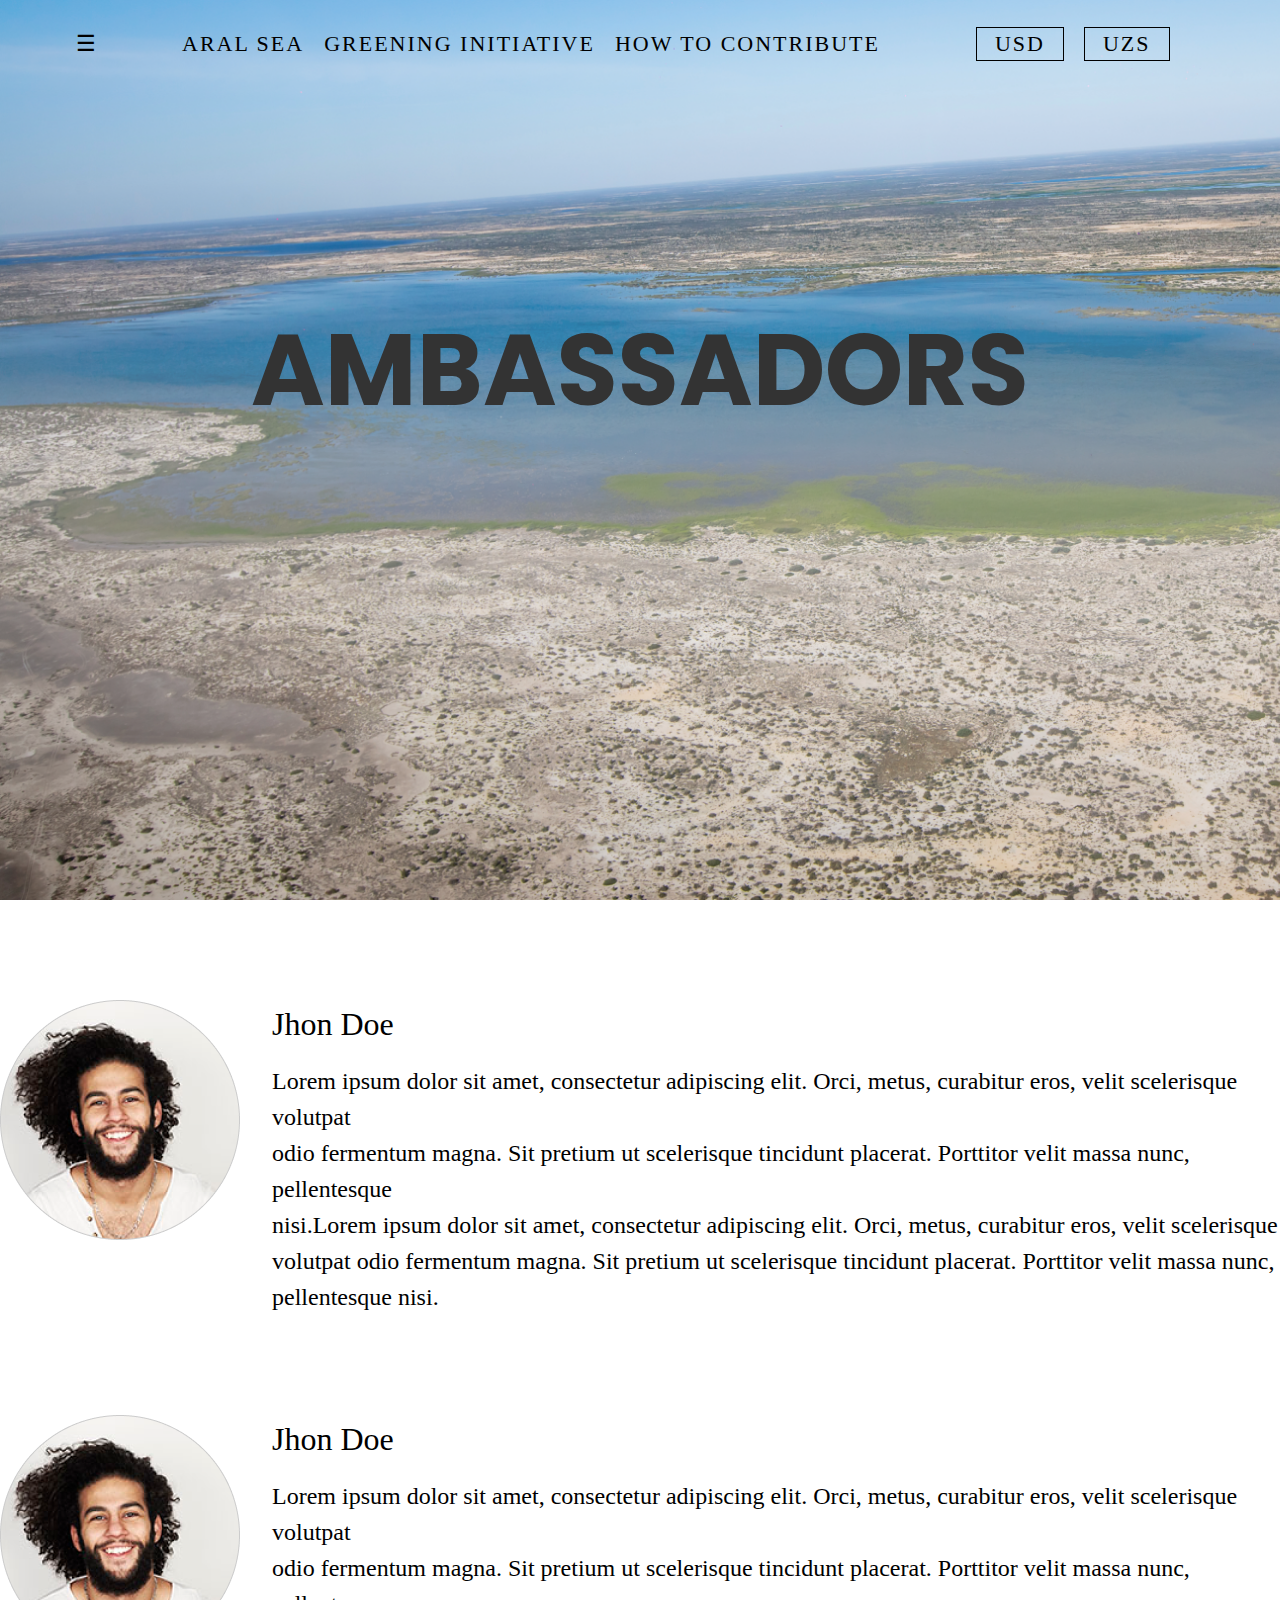
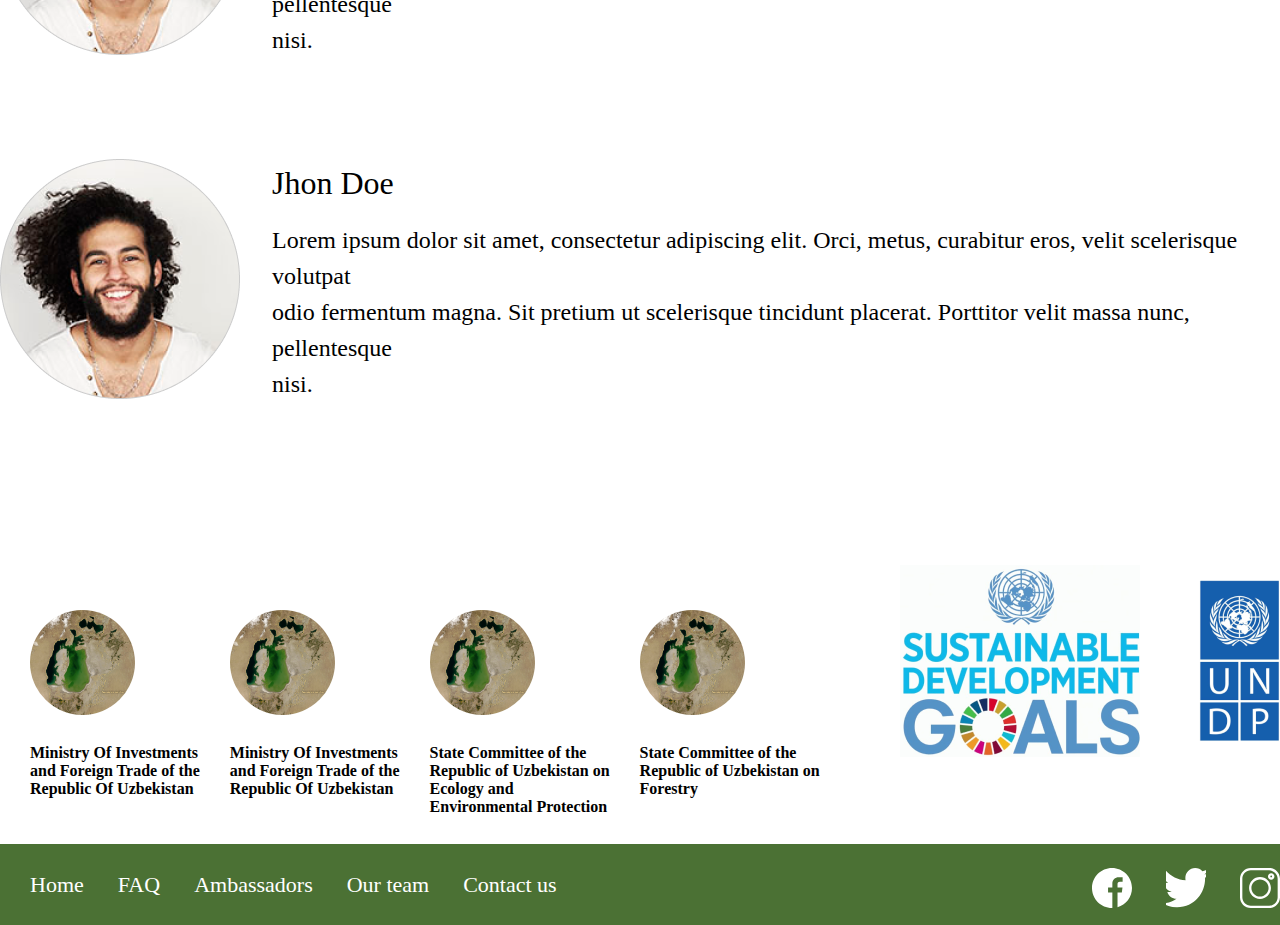
<file: AMBASSADORS.html>
<!DOCTYPE html>
<html lang="en">

<head>
    <meta charset="UTF-8">
    <meta http-equiv="X-UA-Compatible" content="IE=edge">
    <meta name="viewport" content="width=device-width, initial-scale=1.0">
    <title>Document</title>
    <link rel="stylesheet" href="/styles/AMBASSADORS.css">
</head>

<body>
    <header>
        <nav class="nav-links container">
            <div><a href="#">&#9776;</a></div>
            <div>
                <a href="#">Aral sea</a>
                <a href="#">Greening Initiative</a>
                <a href="#">How to contribute</a>
            </div>
            <div class="nav-register">
                <a href="#">USD</a>
                <a href="#">UZS</a>
            </div>
        </nav>
        <h1>AMBASSADORS</h1>
    </header>
    <div class="container">
        <div class="content">
            <div><img src="/source/Ellipse 11.png" alt="Ellipse 11"></div>
            <div class="content-text">
                <h1>Jhon Doe</h1>
                <p>Lorem ipsum dolor sit amet, consectetur adipiscing elit. Orci, metus, curabitur eros, velit scelerisque volutpat <br> odio fermentum magna. Sit pretium ut scelerisque tincidunt placerat. Porttitor velit massa nunc, pellentesque <br> nisi.Lorem
                    ipsum dolor sit amet, consectetur adipiscing elit. Orci, metus, curabitur eros, velit scelerisque <br> volutpat odio fermentum magna. Sit pretium ut scelerisque tincidunt placerat. Porttitor velit massa nunc, <br> pellentesque nisi.</p>
            </div>
        </div>
        <div class="content">
            <div><img src="/source/Ellipse 11.png" alt="Ellipse 11"></div>
            <div class="content-text">
                <h1>Jhon Doe</h1>
                <p>Lorem ipsum dolor sit amet, consectetur adipiscing elit. Orci, metus, curabitur eros, velit scelerisque volutpat <br> odio fermentum magna. Sit pretium ut scelerisque tincidunt placerat. Porttitor velit massa nunc, pellentesque <br> nisi.
            </div>
        </div>
        <div class="content">
            <div><img src="/source/Ellipse 11.png" alt="Ellipse 11"></div>
            <div class="content-text">
                <h1>Jhon Doe</h1>
                <p>Lorem ipsum dolor sit amet, consectetur adipiscing elit. Orci, metus, curabitur eros, velit scelerisque volutpat <br> odio fermentum magna. Sit pretium ut scelerisque tincidunt placerat. Porttitor velit massa nunc, pellentesque <br> nisi.
            </div>
        </div>
    </div>







    <footer>
        <div class="footer-text container">
            <div class="footer-text-content">
                <div>
                    <img style="border-radius: 50%;  width:105px;height:105px;" src="/source/section/2000_Shrinking_aralsea_tmo_2000238 1.png" alt="2000_Shrinking">
                    <p>
                        <b>Ministry Of Investments <br> and Foreign Trade of the <br> Republic Of Uzbekistan</b>
                    </p>
                </div>
                <div>
                    <img style="border-radius: 50%;  width: 105px;height: 105px;" src="/source/section/2000_Shrinking_aralsea_tmo_2000238 1.png" alt="2000_Shrinking">
                    <p>
                        <b>Ministry Of Investments <br> and Foreign Trade of the <br> Republic Of Uzbekistan</b>
                    </p>
                </div>
                <div>
                    <img style="border-radius: 50%;  width: 105px;height: 105px;" src="/source/section/2000_Shrinking_aralsea_tmo_2000238 1.png" alt="2000_Shrinking">
                    <p>
                        <b> State Committee of the <br> Republic of Uzbekistan on <br> Ecology and <br> Environmental Protection</b>
                    </p>
                </div>
                <div>
                    <img style="border-radius: 50%;  width: 105px;height: 105px;" src="/source/section/2000_Shrinking_aralsea_tmo_2000238 1.png" alt="2000_Shrinking">
                    <p>
                        <b>State Committee of the <br> Republic of Uzbekistan on <br> Forestry</b>
                    </p>
                </div>
            </div>
            <div class="footer-text-content1">
                <div>
                    <img src="/source/footer/image 18.png" alt="image 18">
                </div>
                <div>
                    <img src="/source/footer/image 17.png" alt="image 17">
                </div>
            </div>
        </div>
        <div class="footer-content">
            <div class="footer-content1 container">
                <div class="footer-content-text">
                    <a href="index.html">Home</a>
                    <a href="FAQ.html">FAQ</a>
                    <a href="AMBASSADORS.html">Ambassadors</a>
                    <a href="OUR TEAM.html">Our team</a>
                    <a href="CONTACT US.html">Contact us</a>
                </div>
                <div class="footer-content-img">
                    <a href="#"><img class="img" src="/source/footer/facebook 1.svg" alt="facebook"></a>
                    <a href="#"><img class="img" src="/source/footer/twitter 1.svg" alt="twitter"></a>
                    <a href="#"><img class="img" src="/source/footer/instagram 1.svg" alt="instagram"></a>
                </div>
            </div>
        </div>
    </footer>
</body>

</html>
</file>
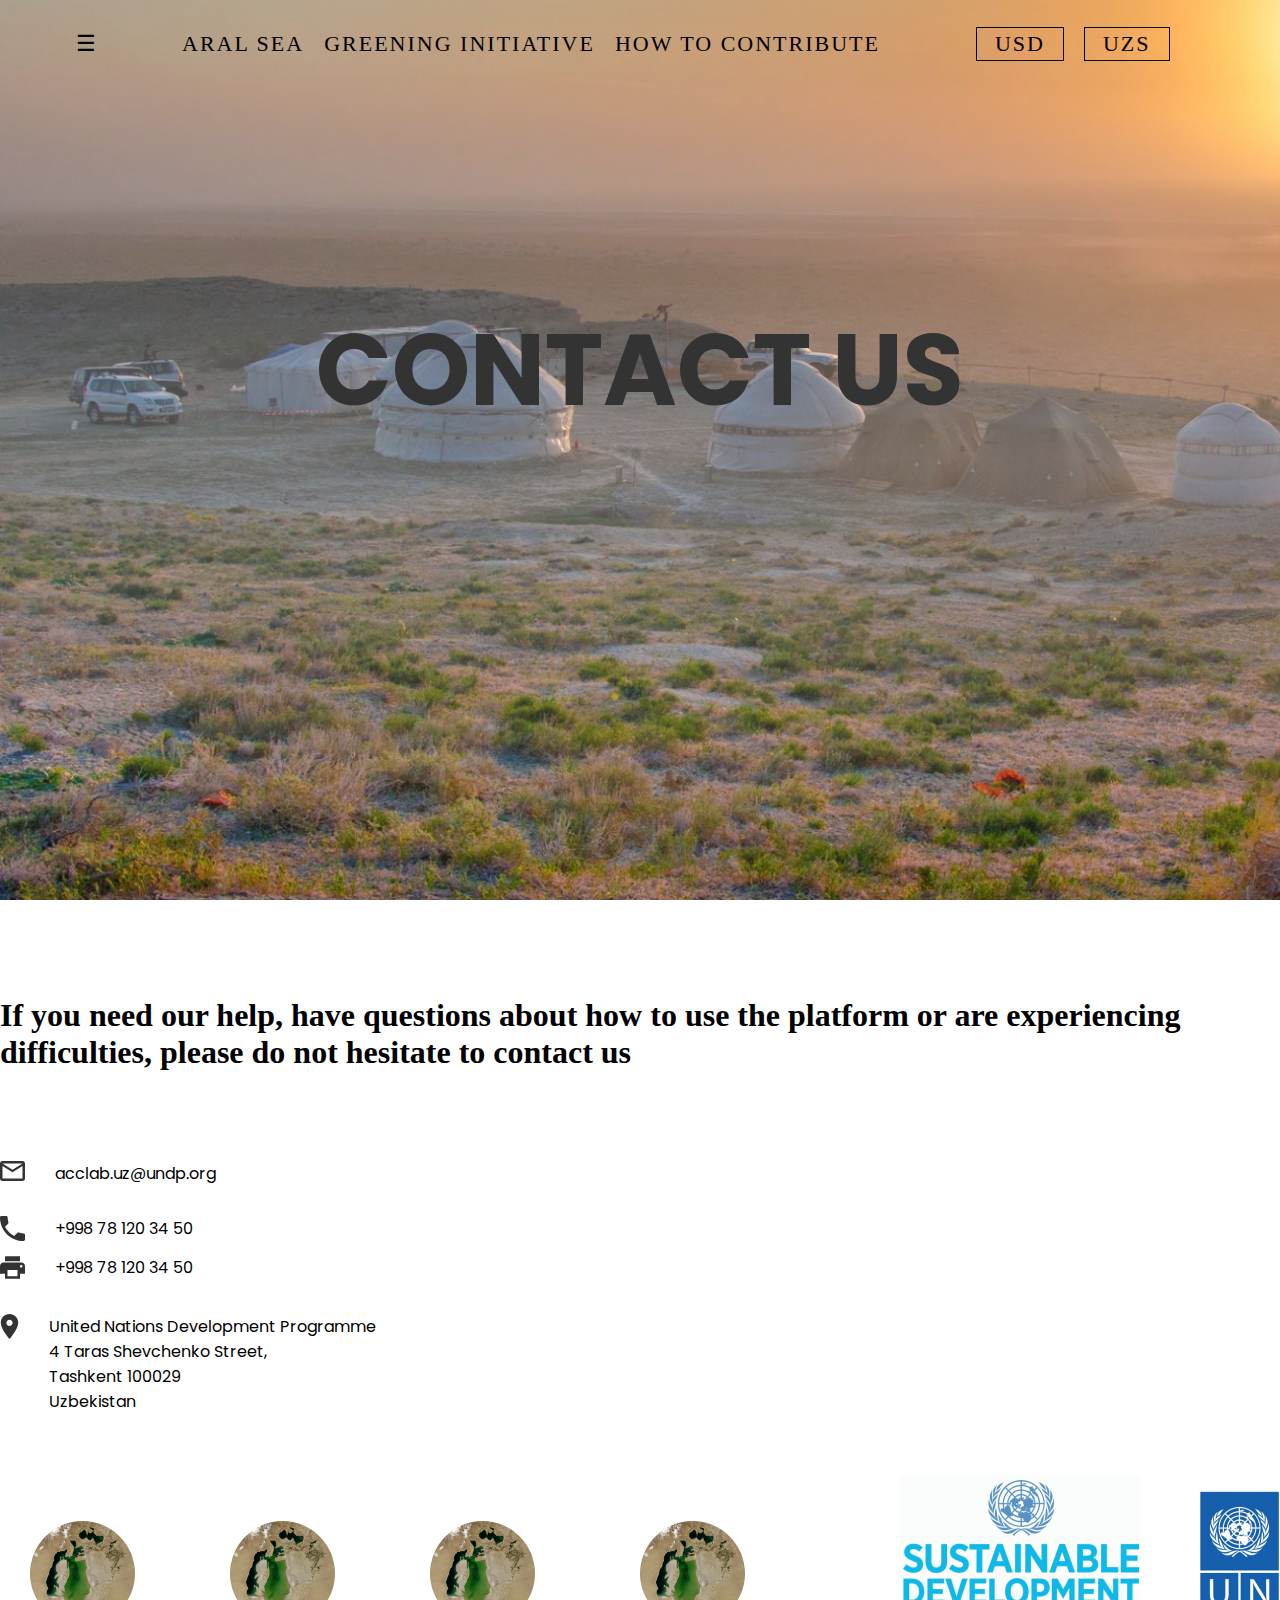
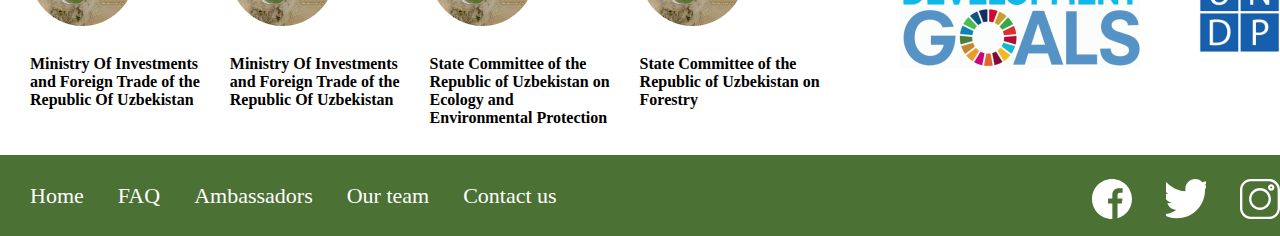
<file: CONTACT US.html>
<!DOCTYPE html>
<html lang="en">
<head>
    <meta charset="UTF-8">
    <meta http-equiv="X-UA-Compatible" content="IE=edge">
    <meta name="viewport" content="width=device-width, initial-scale=1.0">
    <title>Document</title>
    <link rel="stylesheet" href="/styles/CONTACT US.css">
</head>
<body>
     <header>
        <nav class="nav-links container">
            <div><a href="#">&#9776;</a></div>
            <div>
                <a href="#">Aral sea</a>
                <a href="#">Greening Initiative</a>
                <a href="#">How to contribute</a>
            </div>
            <div class="nav-register">
                <a href="#">USD</a>
                <a href="#">UZS</a>
            </div>
        </nav>
        <h1>CONTACT US</h1>
     </header>
     <h1 style="margin-top: 97px;" class="container">
        If you need our help, have questions about how to use the platform or are experiencing <br> difficulties, please do not hesitate to contact us
     </h1>
     <div class="container">
         <div class="content">
            <div><img src="/source/CONTACT US/Vector.svg" alt="Vector"></div>
             <div class="content-text">
                 acclab.uz@undp.org
             </div>
         </div>
         <div class="content1">
             <div><img src="/source/CONTACT US/Vector (1).svg" alt="Vector (1)"></div>
             <div class="content-text1">+998 78 120 34 50</div>
         </div>
         <div class="content2">
             <div><img src="/source/CONTACT US/mdi_print.svg" alt="mdi_print"></div>
             <div class="content-text2">+998 78 120 34 50</div>
         </div>
         <div class="content3">
            <div><img src="/source/CONTACT US/Vector (2).svg" alt="Vector (2)"></div>
            <div class="content-text3">United Nations Development Programme <br>
                4 Taras Shevchenko Street,<br>
                Tashkent 100029 <br>
                Uzbekistan
            </div>
         </div>
     </div>
     <footer>
     <div class="footer-text container">
        <div class="footer-text-content">
          <div>
              <img style="border-radius: 50%;  width:105px;height:105px;"
                  src="/source/section/2000_Shrinking_aralsea_tmo_2000238 1.png" alt="2000_Shrinking">
              <p>
                  <b>Ministry Of Investments <br> and Foreign Trade of the <br> Republic Of Uzbekistan</b>
              </p>
          </div>
          <div>
              <img style="border-radius: 50%;  width: 105px;height: 105px;"
                  src="/source/section/2000_Shrinking_aralsea_tmo_2000238 1.png" alt="2000_Shrinking">
              <p>
                  <b>Ministry Of Investments <br> and Foreign Trade of the <br> Republic Of Uzbekistan</b>
              </p>
          </div>
          <div>
              <img style="border-radius: 50%;  width: 105px;height: 105px;"
                  src="/source/section/2000_Shrinking_aralsea_tmo_2000238 1.png" alt="2000_Shrinking">
              <p>
                 <b> State Committee of the <br> Republic of Uzbekistan on <br> Ecology and <br> Environmental Protection</b>
              </p>
          </div>
          <div>
              <img style="border-radius: 50%;  width: 105px;height: 105px;"
                  src="/source/section/2000_Shrinking_aralsea_tmo_2000238 1.png" alt="2000_Shrinking">
              <p>
                  <b>State Committee of the <br> Republic of Uzbekistan on <br> Forestry</b>
              </p>
          </div>
        </div>
         <div class="footer-text-content1">
          <div>
              <img src="/source/footer/image 18.png" alt="image 18">
          </div>
          <div>
              <img src="/source/footer/image 17.png" alt="image 17">
          </div>
         </div>
      </div>
      <div class="footer-content">
         <div class="footer-content1 container">
            <div class="footer-content-text">
                <a href="index.html">Home</a>
                <a href="FAQ.html">FAQ</a>
                <a href="AMBASSADORS.html">Ambassadors</a>
                <a href="OUR TEAM.html">Our team</a>
                <a href="CONTACT US.html">Contact us</a>
            </div>
            <div class="footer-content-img">
                <a href="#"><img class="img" src="/source/footer/facebook 1.svg" alt="facebook"></a>
                <a href="#"><img class="img" src="/source/footer/twitter 1.svg" alt="twitter"></a>
                <a href="#"><img class="img" src="/source/footer/instagram 1.svg" alt="instagram"></a>
            </div>
         </div>
      </div>
  </footer>
</body>
</html>
</file>
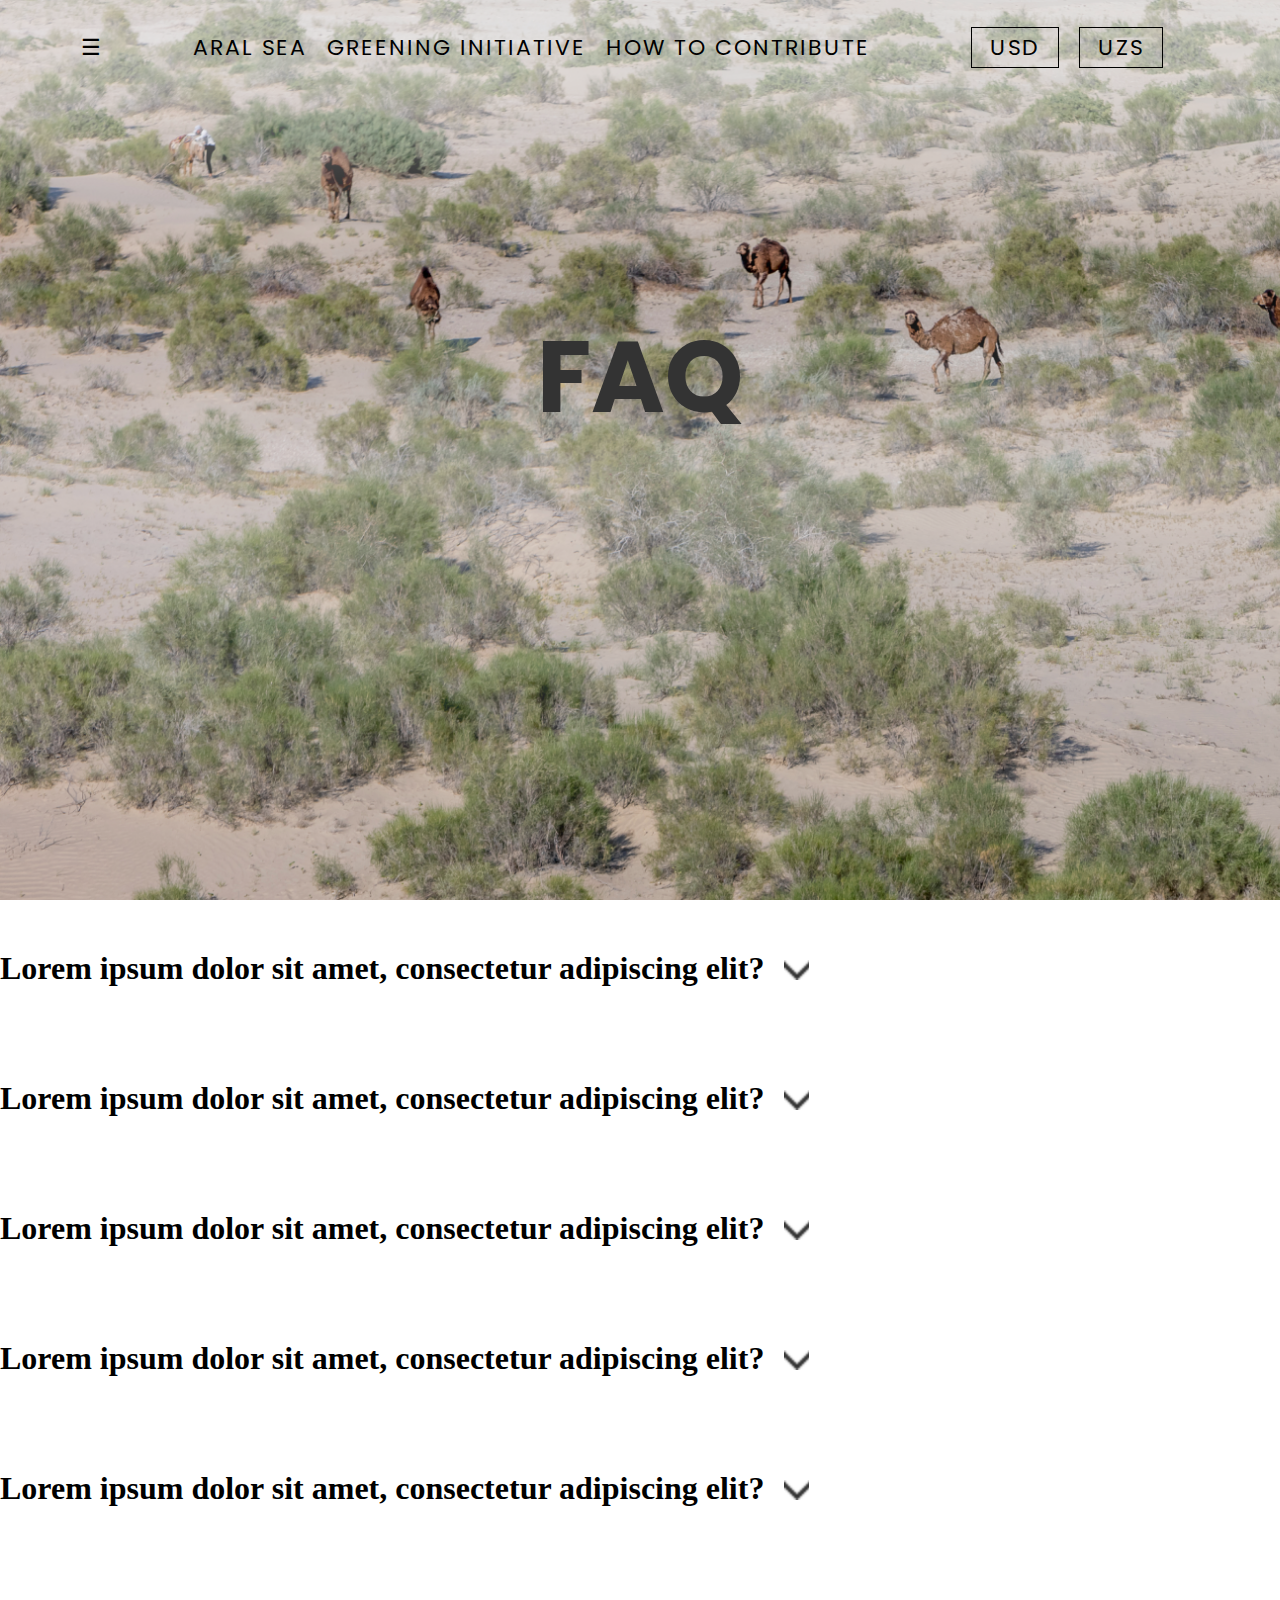
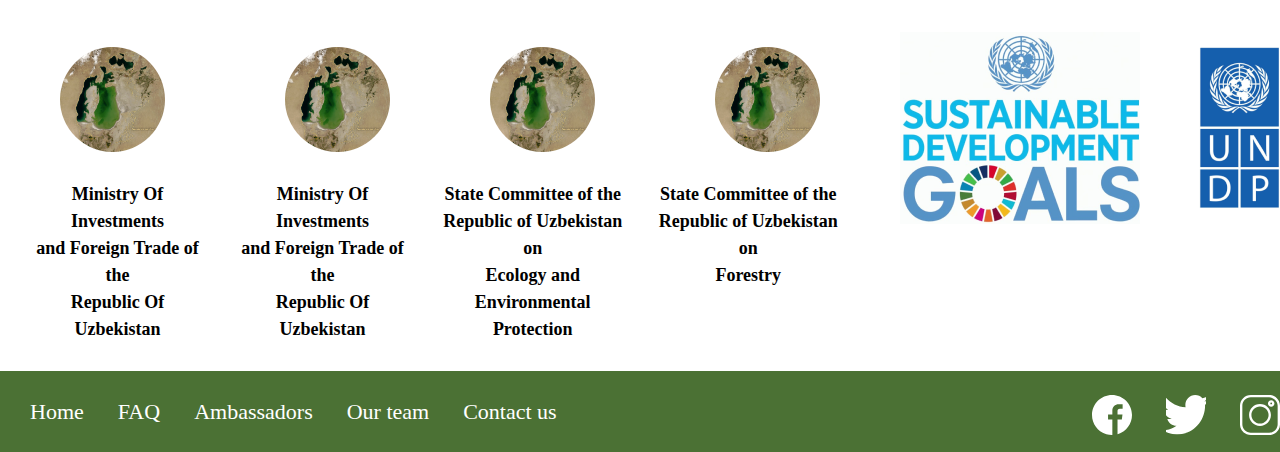
<file: FAQ.html>
<!DOCTYPE html>
<html lang="en">

<head>
    <meta charset="UTF-8">
    <meta http-equiv="X-UA-Compatible" content="IE=edge">
    <meta name="viewport" content="width=device-width, initial-scale=1.0">
    <title>Document</title>
    <link rel="stylesheet" href="/styles/FAQ.css">
</head>

<body>
    <header>
        <nav class="nav-links container">
            <div><a href="#">&#9776;</a></div>
            <div>
                <a href="#">Aral sea</a>
                <a href="#">Greening Initiative</a>
                <a href="#">How to contribute</a>
            </div>
            <div class="nav-register">
                <a href="#">USD</a>
                <a href="#">UZS</a>
            </div>
        </nav>
        <h1>FAQ</h1>
    </header>
    <div class="card container">
        <div style="display: flex;">
            <h1>Lorem ipsum dolor sit amet, consectetur adipiscing elit?</h1>
            <img class="card-img1" src="/source/.png" alt=".png">
        </div>
        <div class="card-slider">
            <p>Lorem ipsum dolor sit amet, consectetur adipiscing elit. Purus tristique in pulvinar nisi fermentum ultricies tristique magna congue. Nunc <br> facilisi interdum ut massa feugiat arcu. Nisl vestibulum pharetra mattis imperdiet. Id in in dictum
                feugiat magna nibh lectus pulvinar nibh.</p>
        </div>
    </div>
    <div class="card container">
        <div style="display: flex;">
            <h1>Lorem ipsum dolor sit amet, consectetur adipiscing elit?</h1>
            <img class="card-img1" src="/source/.png" alt=".png">
        </div>
        <div class="card-slider">
            <p>Lorem ipsum dolor sit amet, consectetur adipiscing elit. Purus tristique in pulvinar nisi fermentum ultricies tristique magna congue. Nunc <br> facilisi interdum ut massa feugiat arcu. Nisl vestibulum pharetra mattis imperdiet. Id in in dictum
                feugiat magna nibh lectus pulvinar nibh.</p>
        </div>
    </div>
    <div class="card container">
        <div style="display: flex;">
            <h1>Lorem ipsum dolor sit amet, consectetur adipiscing elit?</h1>
            <img class="card-img1" src="/source/.png" alt=".png">
        </div>
        <div class="card-slider">
            <p>Lorem ipsum dolor sit amet, consectetur adipiscing elit. Purus tristique in pulvinar nisi fermentum ultricies tristique magna congue. Nunc <br> facilisi interdum ut massa feugiat arcu. Nisl vestibulum pharetra mattis imperdiet. Id in in dictum
                feugiat magna nibh lectus pulvinar nibh.</p>
        </div>
    </div>
    <div class="card container">
        <div style="display: flex;">
            <h1>Lorem ipsum dolor sit amet, consectetur adipiscing elit?</h1>
            <img class="card-img1" src="/source/.png" alt=".png">
        </div>
        <div class="card-slider">
            <p>Lorem ipsum dolor sit amet, consectetur adipiscing elit. Purus tristique in pulvinar nisi fermentum ultricies tristique magna congue. Nunc <br> facilisi interdum ut massa feugiat arcu. Nisl vestibulum pharetra mattis imperdiet. Id in in dictum
                feugiat magna nibh lectus pulvinar nibh.</p>
        </div>
    </div>
    <div class="card container">
        <div style="display: flex;">
            <h1>Lorem ipsum dolor sit amet, consectetur adipiscing elit?</h1>
            <img class="card-img1" src="/source/.png" alt=".png">
        </div>
        <div class="card-slider">
            <p>Lorem ipsum dolor sit amet, consectetur adipiscing elit. Purus tristique in pulvinar nisi fermentum ultricies tristique magna congue. Nunc <br> facilisi interdum ut massa feugiat arcu. Nisl vestibulum pharetra mattis imperdiet. Id in in dictum
                feugiat magna nibh lectus pulvinar nibh.</p>
        </div>
    </div>











    <footer>
        <div class="footer-text container">
            <div class="footer-text-content">
                <div>
                    <img style="border-radius: 50%;  width:105px;height:105px; margin-left: 30px;" src="/source/section/2000_Shrinking_aralsea_tmo_2000238 1.png" alt="2000_Shrinking">
                    <p class="p">
                        <b>Ministry Of Investments <br> and Foreign Trade of the <br> Republic Of Uzbekistan</b>
                    </p>
                </div>
                <div>
                    <img style="border-radius: 50%;  width: 105px;height: 105px; margin-left: 50px;" src="/source/section/2000_Shrinking_aralsea_tmo_2000238 1.png" alt="2000_Shrinking">
                    <p class="p1">
                        <b>Ministry Of Investments <br> and Foreign Trade of the <br> Republic Of Uzbekistan</b>
                    </p>
                </div>
                <div>
                    <img style="border-radius: 50%;  width: 105px;height: 105px; margin-left: 50px;" src="/source/section/2000_Shrinking_aralsea_tmo_2000238 1.png" alt="2000_Shrinking">
                    <p class="p2">
                        <b> State Committee of the <br> Republic of Uzbekistan on <br> Ecology and <br> Environmental Protection</b>
                    </p>
                </div>
                <div>
                    <img style="border-radius: 50%;  width: 105px;height: 105px; margin-left: 60px;" src="/source/section/2000_Shrinking_aralsea_tmo_2000238 1.png" alt="2000_Shrinking">
                    <p class="p3">
                        <b>State Committee of the <br> Republic of Uzbekistan on <br> Forestry</b>
                    </p>
                </div>
            </div>
            <div class="footer-text-content1">
                <div>
                    <img src="/source/footer/image 18.png" alt="image 18">
                </div>
                <div>
                    <img src="/source/footer/image 17.png" alt="image 17">
                </div>
            </div>
        </div>
        <div class="footer-content">
            <div class="footer-content1 container">
                <div class="footer-content-text">
                    <a href="index.html">Home</a>
                    <a href="FAQ.html">FAQ</a>
                    <a href="AMBASSADORS.html">Ambassadors</a>
                    <a href="OUR TEAM.html">Our team</a>
                    <a href="CONTACT US.html">Contact us</a>
                </div>
                <div class="footer-content-img">
                    <a href="#"><img class="img" src="/source/footer/facebook 1.svg" alt="facebook"></a>
                    <a href="#"><img class="img" src="/source/footer/twitter 1.svg" alt="twitter"></a>
                    <a href="#"><img class="img" src="/source/footer/instagram 1.svg" alt="instagram"></a>
                </div>
            </div>
        </div>
    </footer>
</body>

</html>
</file>
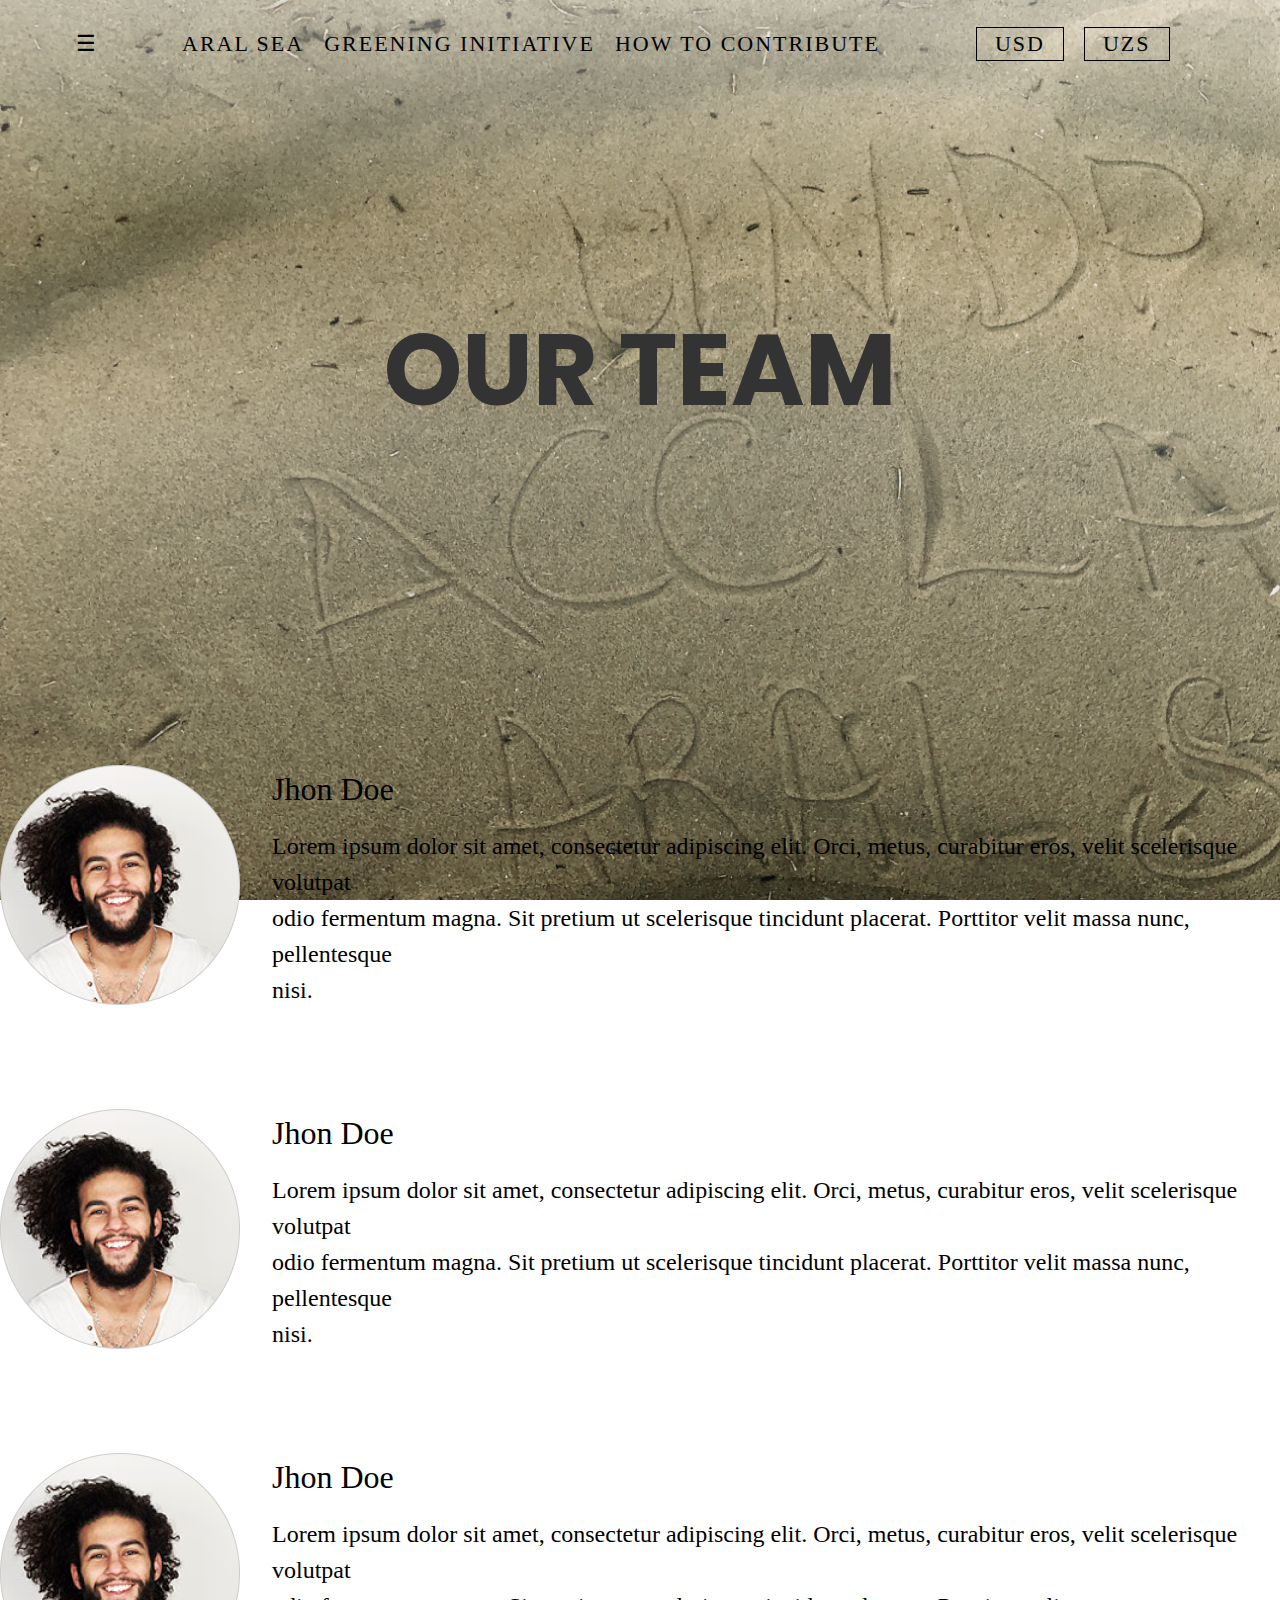
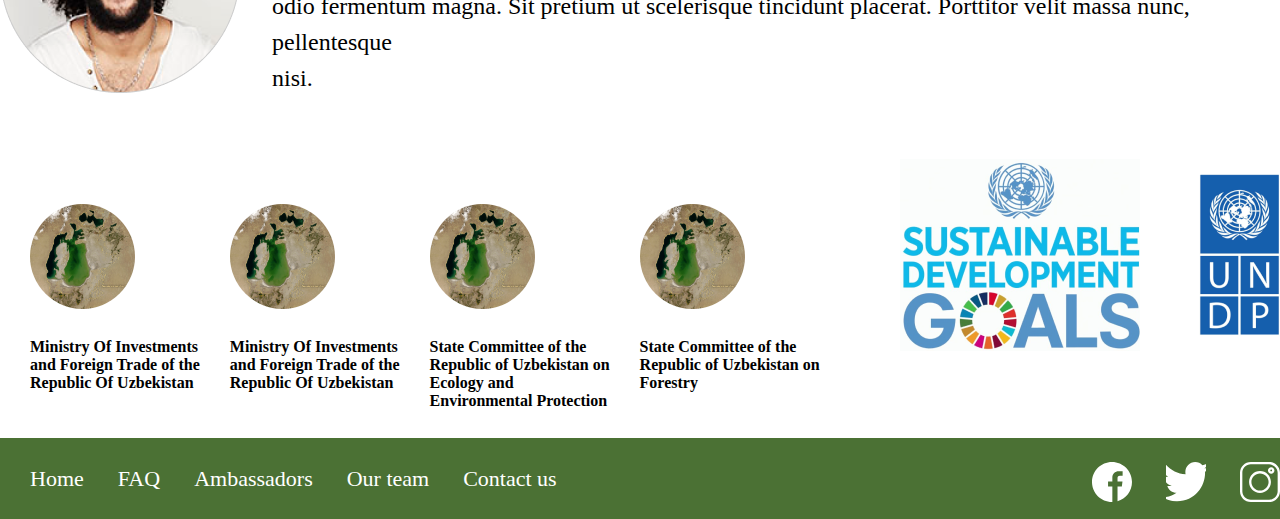
<file: OUR TEAM.html>
<!DOCTYPE html>
<html lang="en">

<head>
    <meta charset="UTF-8">
    <meta http-equiv="X-UA-Compatible" content="IE=edge">
    <meta name="viewport" content="width=device-width, initial-scale=1.0">
    <title>Document</title>
    <link rel="stylesheet" href="/styles/OUR TEAM.css">
</head>

<body>
    <header>
        <nav class="nav-links container">
            <div><a href="#">&#9776;</a></div>
            <div>
                <a href="#">Aral sea</a>
                <a href="#">Greening Initiative</a>
                <a href="#">How to contribute</a>
            </div>
            <div class="nav-register">
                <a href="#">USD</a>
                <a href="#">UZS</a>
            </div>
        </nav>
        <h1>OUR TEAM</h1>
    </header>

    <div class="container">
        <div class="content">
            <div><img src="/source/Ellipse 11.png" alt="Ellipse 11"></div>
            <div class="content-text">
                <h1>Jhon Doe</h1>
                <p>Lorem ipsum dolor sit amet, consectetur adipiscing elit. Orci, metus, curabitur eros, velit scelerisque volutpat <br> odio fermentum magna. Sit pretium ut scelerisque tincidunt placerat. Porttitor velit massa nunc, pellentesque <br> nisi.
            </div>
        </div>
        <div class="content">
            <div><img src="/source/Ellipse 11.png" alt="Ellipse 11"></div>
            <div class="content-text">
                <h1>Jhon Doe</h1>
                <p>Lorem ipsum dolor sit amet, consectetur adipiscing elit. Orci, metus, curabitur eros, velit scelerisque volutpat <br> odio fermentum magna. Sit pretium ut scelerisque tincidunt placerat. Porttitor velit massa nunc, pellentesque <br> nisi.
            </div>
        </div>
        <div class="content">
            <div><img src="/source/Ellipse 11.png" alt="Ellipse 11"></div>
            <div class="content-text">
                <h1>Jhon Doe</h1>
                <p>Lorem ipsum dolor sit amet, consectetur adipiscing elit. Orci, metus, curabitur eros, velit scelerisque volutpat <br> odio fermentum magna. Sit pretium ut scelerisque tincidunt placerat. Porttitor velit massa nunc, pellentesque <br> nisi.
            </div>
        </div>
    </div>







    <footer>
        <div class="footer-text container">
            <div class="footer-text-content">
                <div>
                    <img style="border-radius: 50%;  width:105px;height:105px;" src="/source/section/2000_Shrinking_aralsea_tmo_2000238 1.png" alt="2000_Shrinking">
                    <p>
                        <b>Ministry Of Investments <br> and Foreign Trade of the <br> Republic Of Uzbekistan</b>
                    </p>
                </div>
                <div>
                    <img style="border-radius: 50%;  width: 105px;height: 105px;" src="/source/section/2000_Shrinking_aralsea_tmo_2000238 1.png" alt="2000_Shrinking">
                    <p>
                        <b>Ministry Of Investments <br> and Foreign Trade of the <br> Republic Of Uzbekistan</b>
                    </p>
                </div>
                <div>
                    <img style="border-radius: 50%;  width: 105px;height: 105px;" src="/source/section/2000_Shrinking_aralsea_tmo_2000238 1.png" alt="2000_Shrinking">
                    <p>
                        <b> State Committee of the <br> Republic of Uzbekistan on <br> Ecology and <br> Environmental Protection</b>
                    </p>
                </div>
                <div>
                    <img style="border-radius: 50%;  width: 105px;height: 105px;" src="/source/section/2000_Shrinking_aralsea_tmo_2000238 1.png" alt="2000_Shrinking">
                    <p>
                        <b>State Committee of the <br> Republic of Uzbekistan on <br> Forestry</b>
                    </p>
                </div>
            </div>
            <div class="footer-text-content1">
                <div>
                    <img src="/source/footer/image 18.png" alt="image 18">
                </div>
                <div>
                    <img src="/source/footer/image 17.png" alt="image 17">
                </div>
            </div>
        </div>
        <div class="footer-content">
            <div class="footer-content1 container">
                <div class="footer-content-text">
                    <a href="index.html">Home</a>
                    <a href="FAQ.html">FAQ</a>
                    <a href="AMBASSADORS.html">Ambassadors</a>
                    <a href="OUR TEAM.html">Our team</a>
                    <a href="CONTACT US.html">Contact us</a>
                </div>
                <div class="footer-content-img">
                    <a href="#"><img class="img" src="/source/footer/facebook 1.svg" alt="facebook"></a>
                    <a href="#"><img class="img" src="/source/footer/twitter 1.svg" alt="twitter"></a>
                    <a href="#"><img class="img" src="/source/footer/instagram 1.svg" alt="instagram"></a>
                </div>
            </div>
        </div>
    </footer>
</body>

</html>
</file>
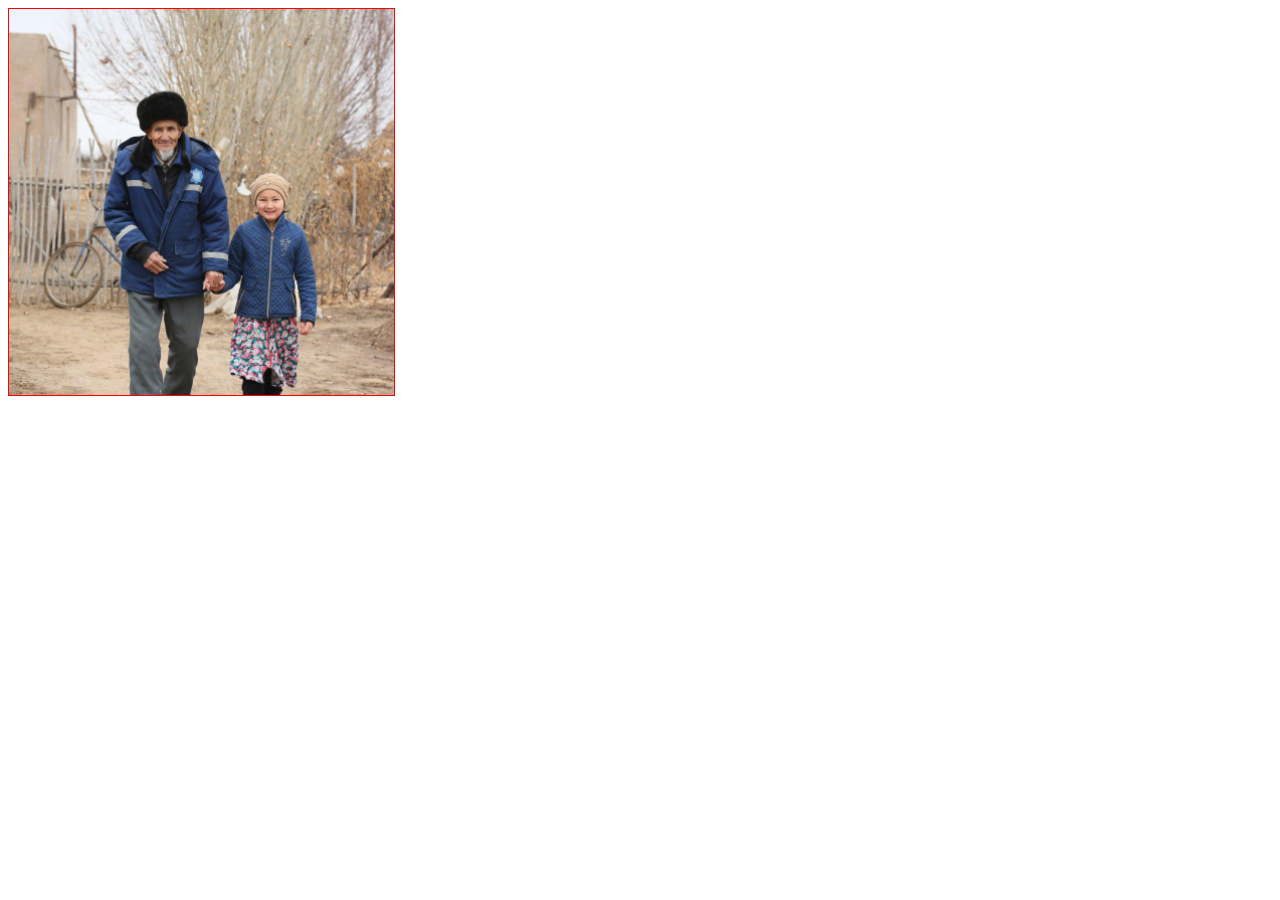
<file: test.html>
<!DOCTYPE html>
<html lang="en">
<head>
    <meta charset="UTF-8">
    <meta http-equiv="X-UA-Compatible" content="IE=edge">
    <meta name="viewport" content="width=device-width, initial-scale=1.0">
    <style>
        .card{
            position: relative;
            border: 1px solid red;
            max-width: 385px;
            transition: all ease 1s;
        }
        .card-slider{
            position: absolute;
            bottom: 0;
            background-color: rgba(0, 0, 0, 0.568);
            width: 100%;
            height: 0%;
            overflow: hidden;
            transition: all ease 1s;
        }

        h1{
            color: #fff;
            text-align: center;
        }

        img{
            display: block;
            width: 100%;
            height: 100%;
            object-fit: cover;
        }
        
        .card:hover .card-slider{
            height: 100%;
            transition: all ease 1s;
        }

    </style>
    <title>Document</title>
</head>
<body>
    

    <div class="card">
        <img src="./source/section1/Grandfather_granddaughter_photo_2019-12-19_10-38-21 5.png" alt="">
        <div class="card-slider">
            <h1>Salom Ziyoda</h1>
        </div>
    </div>

</body>
</html>
</file>
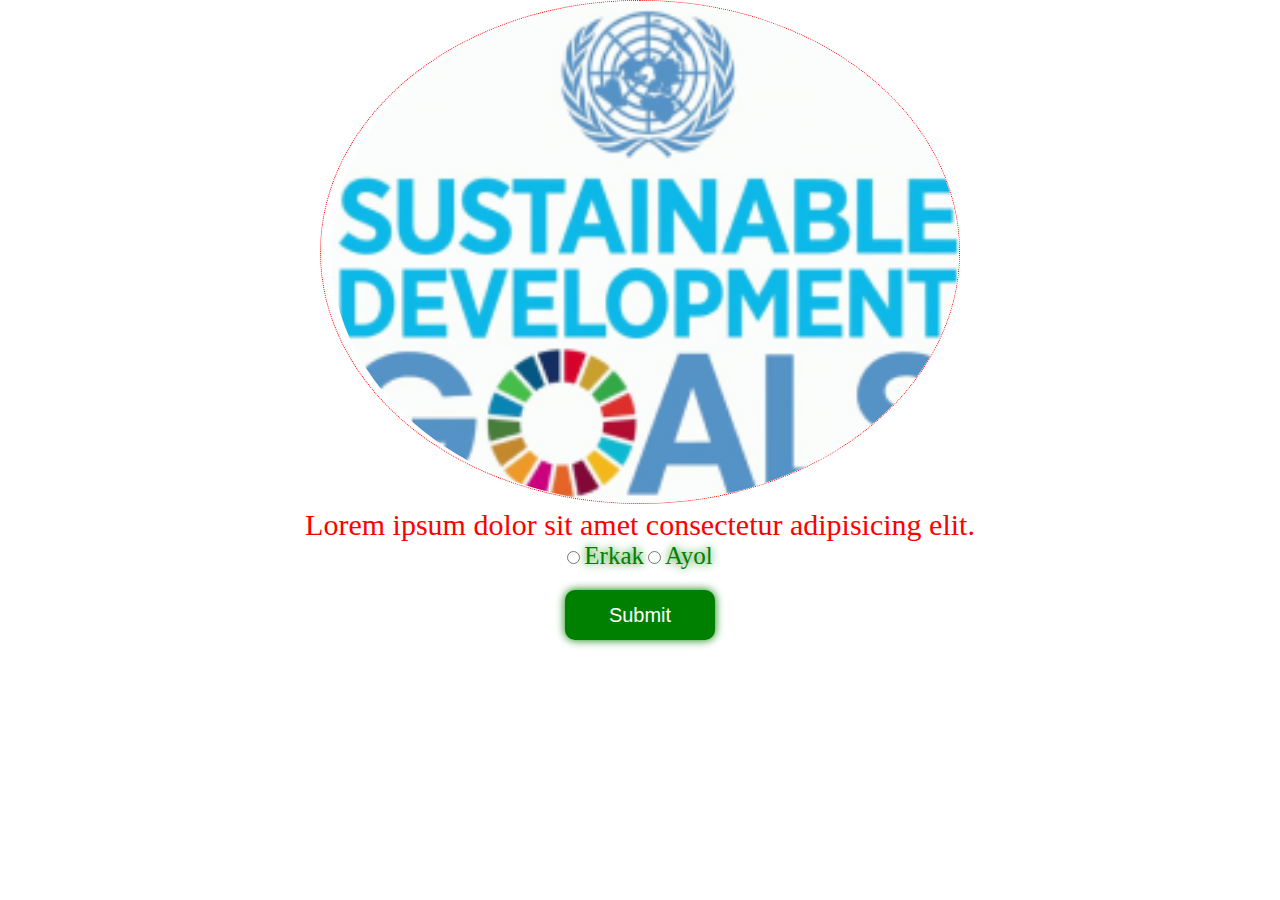
<file: topshiriq.html>
<!DOCTYPE html>
<html lang="en">
<head>
    <meta charset="UTF-8">
    <meta http-equiv="X-UA-Compatible" content="IE=edge">
    <meta name="viewport" content="width=device-width, initial-scale=1.0">
    <link rel="stylesheet" href="/styles/main.css">
    <title>Document</title>
</head>
<body>
   <div style="text-align: center;">
    <img src="/source/footer/image 18.png" alt="">
    <p>Lorem ipsum dolor sit amet consectetur adipisicing elit. </p>
   <form>
    <input type="radio" id="erkak">
    <label for="erkak">Erkak</label>
    <input type="radio" id="ayol">
    <label for="ayol">Ayol</label>
   </form>
    <button>Submit</button>
   </div>
</body>
</html>
</file>
<file: styles/AMBASSADORS.css>
@import url('https://fonts.googleapis.com/css2?family=Poppins:wght@400;800&family=Satisfy&display=swap');
        * {
            margin: 0;
            padding: 0;
            box-sizing: border-box;
            text-decoration: none;
        }
        
        header {
            height: 100vh;
            background-image: url(/source/AMBASSADORS.png);
            background-repeat: no-repeat;
            background-size: cover;
        }
        
        header h1 {
            font-family: 'Poppins', sans-serif;
            font-weight: bold;
            text-align: center;
            margin-top: 18%;
            font-size: 100px;
            line-height: 150px;
            color: #333333;
        }
        
        .container {
            width: 100%;
            max-width: 1400px;
            margin: 0 auto;
        }
        
        .nav-links {
            display: flex;
            justify-content: space-evenly;
            align-items: center;
            padding-top: 23px;
        }
        
        .nav-links a {
            display: inline-block;
            letter-spacing: 2px;
            text-transform: uppercase;
            text-decoration: none;
            padding: 8px;
            font-size: 22px;
            color: black;
        }
        
        .nav-register {
            display: flex;
            align-items: center;
            width: 20%;
        }
        
        .nav-register a {
            padding: 3px 18px;
            border: 1px solid black;
            margin-left: 20px;
        }
        
        .content {
            display: flex;
            margin-top: 100px;
        }
        
        .content-text {
            margin-left: 32px;
        }
        
        .content h1 {
            font-style: normal;
            font-weight: normal;
            font-size: 32px;
            line-height: 48px;
            color: #000000;
        }
        
        .content p {
            font-style: normal;
            font-weight: normal;
            font-size: 24px;
            line-height: 36px;
            color: #000000;
            margin-top: 15px;
        }
        
        footer .footer-text {
            display: flex;
            justify-content: center;
            justify-content: space-between;
            width: 100%;
            max-width: 1400px;
            margin-top: 152px;
        }
        
        .footer-text-content {
            display: flex;
            margin-top: 55px;
        }
        
        .footer-text-content p {
            margin-top: 25px;
        }
        
        .footer-text-content div {
            padding-left: 30px;
        }
        
        .footer-text-content1 {
            display: flex;
            margin-top: 10px;
        }
        
        .footer-text-content1 div {
            padding-left: 59px;
        }
        
        .footer-text-content1 div:last-child {
            margin-top: 15px;
        }
        
        .footer-content {
            display: flex;
            justify-content: space-between;
            background-color: #4B7134;
            height: 81px;
            padding-top: 24px;
            margin-top: 28px;
        }
        
        .footer-content1 {
            display: flex;
            justify-content: space-between;
        }
        
        .footer-content-img .img {
            width: 40px;
            height: 40px;
            object-fit: cover;
            margin-left: 30px;
        }
        
        .footer-content-text a {
            padding-left: 30px;
            color: white;
            font-style: normal;
            font-weight: 500;
            font-size: 22px;
            line-height: 33px;
        }
</file>
<file: styles/CONTACT US.css>
@import url('https://fonts.googleapis.com/css2?family=Poppins:wght@400;800&family=Satisfy&display=swap');
* {
    margin: 0;
    padding: 0;
    box-sizing: border-box;
    text-decoration: none;
}

header {
    height: 100vh;
    background-image: url(/source/CONTACT\ US.png);
    background-repeat: no-repeat;
    background-size: cover;
}

.container {
    width: 100%;
    max-width: 1400px;
    margin: 0 auto;
}

.nav-links {
    display: flex;
    justify-content: space-evenly;
    align-items: center;
    padding-top: 23px;
}

.nav-links a {
    display: inline-block;
    letter-spacing: 2px;
    text-transform: uppercase;
    text-decoration: none;
    padding: 8px;
    font-size: 22px;
    color: black;
}

.nav-register {
    display: flex;
    align-items: center;
    width: 20%;
}

.nav-register a {
    padding: 3px 18px;
    border: 1px solid black;
    margin-left: 20px;
}

header h1 {
    font-family: 'Poppins', sans-serif;
    font-weight: bold;
    text-align: center;
    margin-top: 18%;
    font-size: 100px;
    line-height: 150px;
    color: #333333;
}

.container h1 {
    font-style: normal;
    font-weight: 600;
    font-size: 28px;
    line-height: 42px;
    color: #333333;
    margin-top: 97px;
    margin-left: 165px;
}

.content {
    display: flex;
    margin-top: 90px;
}

.content-text {
    margin-left: 30px;
    font-family: 'Poppins', sans-serif;
}

.content1 {
    display: flex;
    margin-top: 30px;
}

.content-text1 {
    margin-left: 30px;
    font-family: 'Poppins', sans-serif;
}

.content2 {
    display: flex;
    margin-top: 10px;
}

.content-text2 {
    margin-left: 30px;
    font-family: 'Poppins', sans-serif;
}

.content3 {
    display: flex;
    margin-top: 30px;
}

.content-text3 {
    margin-left: 30px;
    font-family: 'Poppins', sans-serif;
}

footer .footer-text {
    display: flex;
    justify-content: center;
    justify-content: space-between;
    width: 100%;
    max-width: 1400px;
    margin-top: 52px;
}

.footer-text-content {
    display: flex;
    margin-top: 55px;
}

.footer-text-content p {
    margin-top: 25px;
}

.footer-text-content div {
    padding-left: 30px;
}

.footer-text-content1 {
    display: flex;
    margin-top: 10px;
}

.footer-text-content1 div {
    padding-left: 59px;
}

.footer-text-content1 div:last-child {
    margin-top: 15px;
}

.footer-content {
    display: flex;
    justify-content: space-between;
    background-color: #4B7134;
    height: 81px;
    padding-top: 24px;
    margin-top: 28px;
}

.footer-content1 {
    display: flex;
    justify-content: space-between;
}

.footer-content-img .img {
    width: 40px;
    height: 40px;
    object-fit: cover;
    margin-left: 30px;
}

.footer-content-text a {
    padding-left: 30px;
    color: white;
    font-style: normal;
    font-weight: 500;
    font-size: 22px;
    line-height: 33px;
}
</file>
<file: styles/FAQ.css>
@import url('https://fonts.googleapis.com/css2?family=Poppins:wght@400;800&family=Satisfy&display=swap');
* {
    margin: 0;
    padding: 0;
    box-sizing: border-box;
    text-decoration: none;
}

header {
    height: 100vh;
    background-image: url(/source/FAQ.png);
    background-repeat: no-repeat;
    background-size: cover;
}

.container {
    width: 100%;
    max-width: 1400px;
    margin: 0 auto;
}

.nav-links {
    display: flex;
    justify-content: space-evenly;
    align-items: center;
    padding-top: 23px;
}

.nav-links a {
    display: inline-block;
    font-family: 'Poppins', sans-serif;
    font-style: normal;
    font-weight: normal;
    letter-spacing: 2px;
    text-transform: uppercase;
    text-decoration: none;
    padding: 8px;
    font-size: 22px;
    color: black;
}

.nav-register {
    display: flex;
    align-items: center;
    width: 20%;
}

.nav-register a {
    padding: 3px 18px;
    border: 1px solid black;
    margin-left: 20px;
}

header h1 {
    font-family: 'Poppins', sans-serif;
    font-weight: bold;
    text-align: center;
    margin-top: 18%;
    font-size: 100px;
    line-height: 150px;
    color: #333333;
}

.card {
    position: relative;
    height: 80px;
    margin-top: 50px;
}

.card-slider {
    position: absolute;
    bottom: 0;
    background-color: rgba(0, 0, 0, 0.568);
    width: 100%;
    height: 0%;
    overflow: hidden;
    transition: all ease 1s;
}

p {
    color: #fff;
    text-align: center;
    font-style: normal;
    font-weight: normal;
    font-size: 22px;
    line-height: 33px;
}

.card-img1 {
    display: block;
    width: 25px;
    height: 20px;
    object-fit: cover;
    margin-left: 20px;
    margin-top: 10px;
}

.card:hover .card-slider {
    height: 100%;
    transition: all ease 1s;
}

footer .footer-text {
    display: flex;
    justify-content: center;
    justify-content: space-between;
    width: 100%;
    max-width: 1400px;
    margin-top: 52px;
}

.footer-text-content {
    display: flex;
    margin-top: 45px;
}

.footer-text-content .p {
    margin-top: 25px;
    font-style: normal;
    font-weight: 500;
    font-size: 18px;
    line-height: 27px;
    color: #000000;
    margin-left: 0;
}

.footer-text-content .p1 {
    margin-top: 25px;
    font-style: normal;
    font-weight: 500;
    font-size: 18px;
    line-height: 27px;
    color: #000000;
}

.footer-text-content .p2 {
    margin-top: 25px;
    font-style: normal;
    font-weight: 500;
    font-size: 18px;
    line-height: 27px;
    color: #000000;
}

.footer-text-content .p3 {
    margin-top: 25px;
    font-style: normal;
    font-weight: 500;
    font-size: 18px;
    line-height: 27px;
    color: #000000;
}

.footer-text-content div {
    padding-left: 30px;
}

.footer-text-content1 {
    display: flex;
    margin-top: 30px;
}

.footer-text-content1 div {
    padding-left: 59px;
}

.footer-text-content1 div:last-child {
    margin-top: 15px;
}

.footer-content {
    display: flex;
    justify-content: space-between;
    background-color: #4B7134;
    height: 81px;
    padding-top: 24px;
    margin-top: 28px;
}

.footer-content1 {
    display: flex;
    justify-content: space-between;
}

.footer-content-img .img {
    width: 40px;
    height: 40px;
    object-fit: cover;
    margin-left: 30px;
}

.footer-content-text a {
    padding-left: 30px;
    color: white;
    font-style: normal;
    font-weight: 500;
    font-size: 22px;
    line-height: 33px;
}
</file>
<file: styles/OUR TEAM.css>
@import url('https://fonts.googleapis.com/css2?family=Poppins:wght@400;800&family=Satisfy&display=swap');
* {
    margin: 0;
    padding: 0;
    box-sizing: border-box;
    text-decoration: none;
}
body{
    background-image: url('/source/OUR\ TEAM.png');
    background-repeat: no-repeat;
    background-size: cover;
    background-attachment: fixed;
}

/* header {
    height: 100vh;
    background-image: url(/source/OUR\ TEAM.png);
    background-repeat: no-repeat;
    background-size: cover;
} */

header h1 {
    font-family: 'Poppins', sans-serif;
    font-weight: bold;
    text-align: center;
    margin-top: 18%;
    margin-bottom: 25%;
    font-size: 100px;
    line-height: 150px;
    color: #333333;
}

.container {
    width: 100%;
    max-width: 1400px;
    margin: 0 auto;
}

.nav-links {
    display: flex;
    justify-content: space-evenly;
    align-items: center;
    padding-top: 23px;
}

.nav-links a {
    display: inline-block;
    letter-spacing: 2px;
    text-transform: uppercase;
    text-decoration: none;
    padding: 8px;
    font-size: 22px;
    color: black;
}

.nav-register {
    display: flex;
    align-items: center;
    width: 20%;
}

.nav-register a {
    padding: 3px 18px;
    border: 1px solid black;
    margin-left: 20px;
}

.content {
    display: flex;
    margin-top: 100px;
}

.content-text {
    margin-left: 32px;
}

.content h1 {
    font-style: normal;
    font-weight: normal;
    font-size: 32px;
    line-height: 48px;
    color: #000000;
}

.content p {
    font-style: normal;
    font-weight: normal;
    font-size: 24px;
    line-height: 36px;
    color: #000000;
    margin-top: 15px;
}

footer .footer-text {
    display: flex;
    justify-content: center;
    justify-content: space-between;
    width: 100%;
    max-width: 1400px;
    margin-top: 52px;
}

.footer-text-content {
    display: flex;
    margin-top: 55px;
}

.footer-text-content p {
    margin-top: 25px;
}

.footer-text-content div {
    padding-left: 30px;
}

.footer-text-content1 {
    display: flex;
    margin-top: 10px;
}

.footer-text-content1 div {
    padding-left: 59px;
}

.footer-text-content1 div:last-child {
    margin-top: 15px;
}

.footer-content {
    display: flex;
    justify-content: space-between;
    background-color: #4B7134;
    height: 81px;
    padding-top: 24px;
    margin-top: 28px;
}

.footer-content1 {
    display: flex;
    justify-content: space-between;
}

.footer-content-img .img {
    width: 40px;
    height: 40px;
    object-fit: cover;
    margin-left: 30px;
}

.footer-content-text a {
    padding-left: 30px;
    color: white;
    font-style: normal;
    font-weight: 500;
    font-size: 22px;
    line-height: 33px;
}
</file>
<file: styles/main.css>
* {
  margin: 0;
  padding: 0;
  -webkit-box-sizing: border-box;
          box-sizing: border-box;
}

img {
  width: 50%;
  height: 50%;
  border-radius: 50%;
  border: 1px dotted red;
  padding-left: 10px;
  -o-object-fit: cover;
     object-fit: cover;
}

p {
  color: red;
  font-size: 30px;
  text-align: center;
}

button {
  background-color: green;
  width: 150px;
  height: 50px;
  border: none;
  font-size: 20px;
  border-radius: 10px;
  color: white;
  -webkit-box-shadow: 0px 0px 10px green;
          box-shadow: 0px 0px 10px green;
  margin-top: 20px;
}

label {
  font-size: 25px;
  color: green;
  text-shadow: 0px 0px 10px green;
}
/*# sourceMappingURL=main.css.map */
</file>
